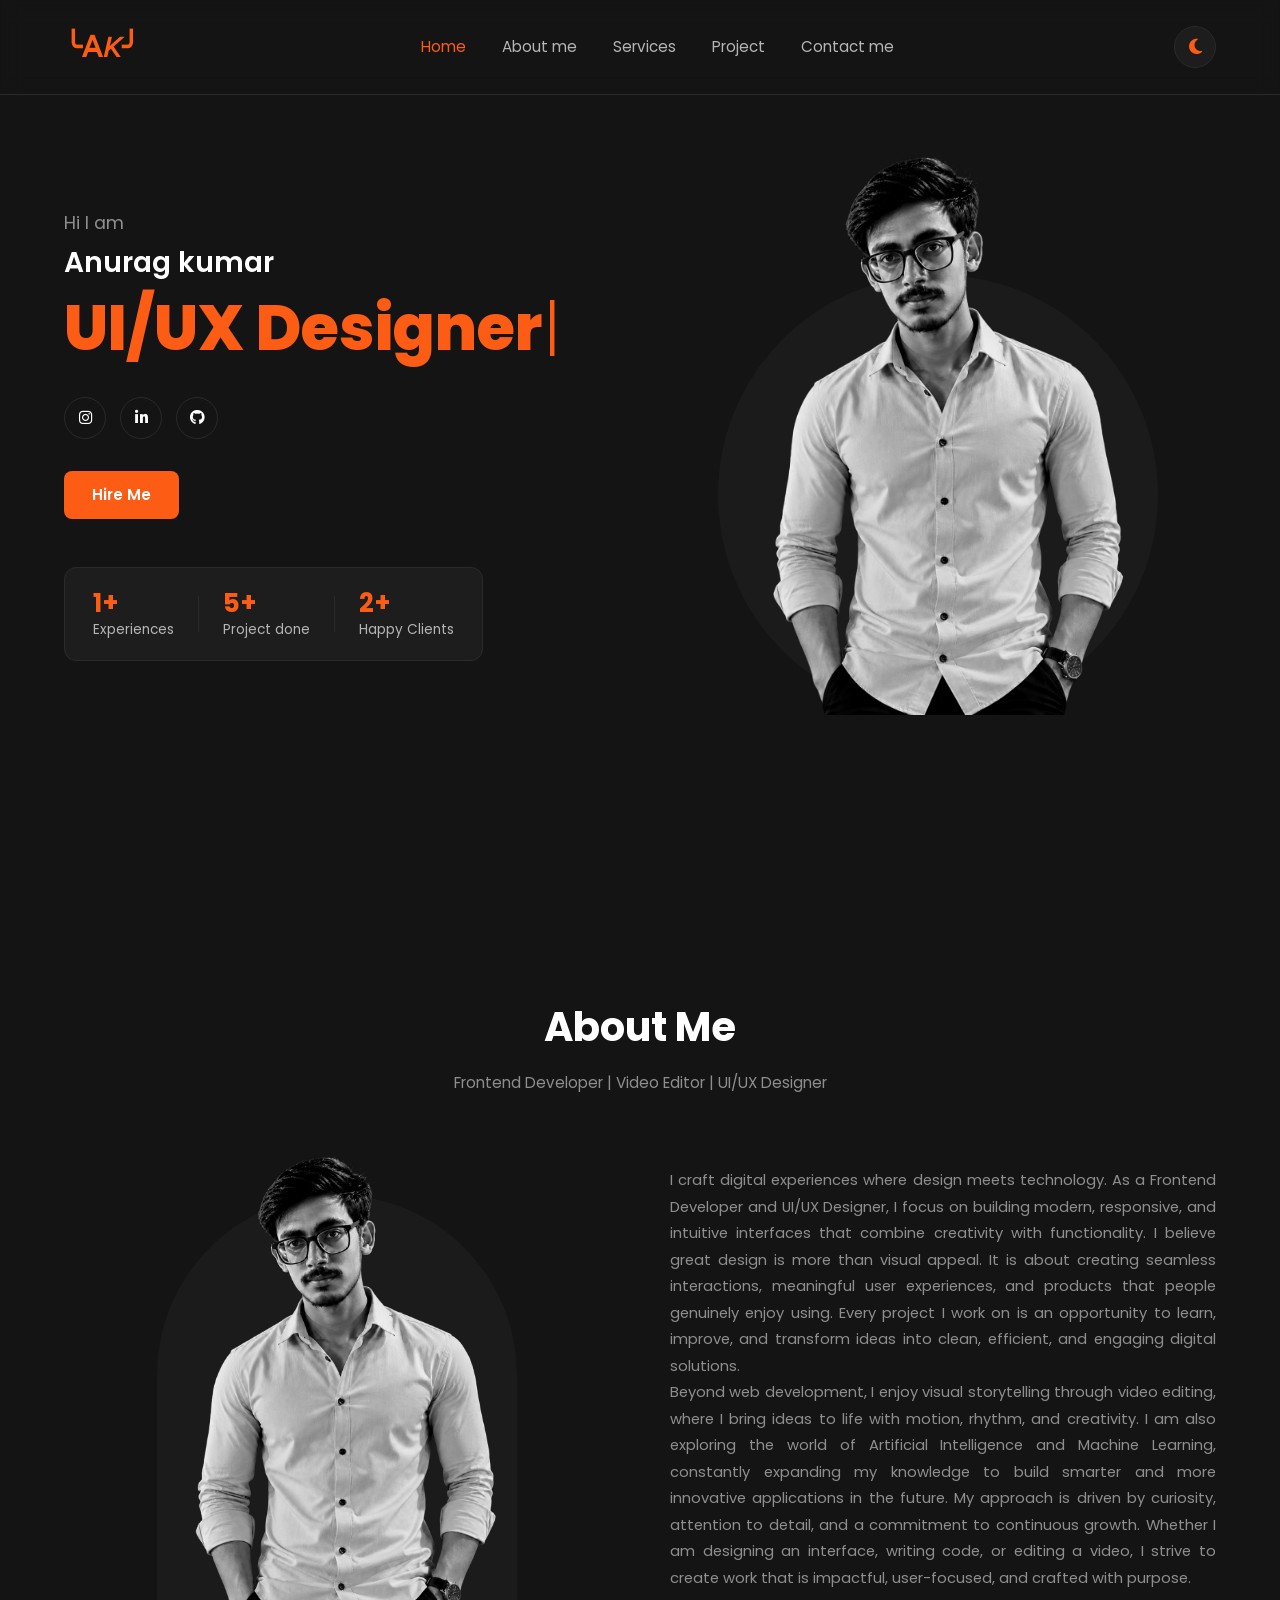
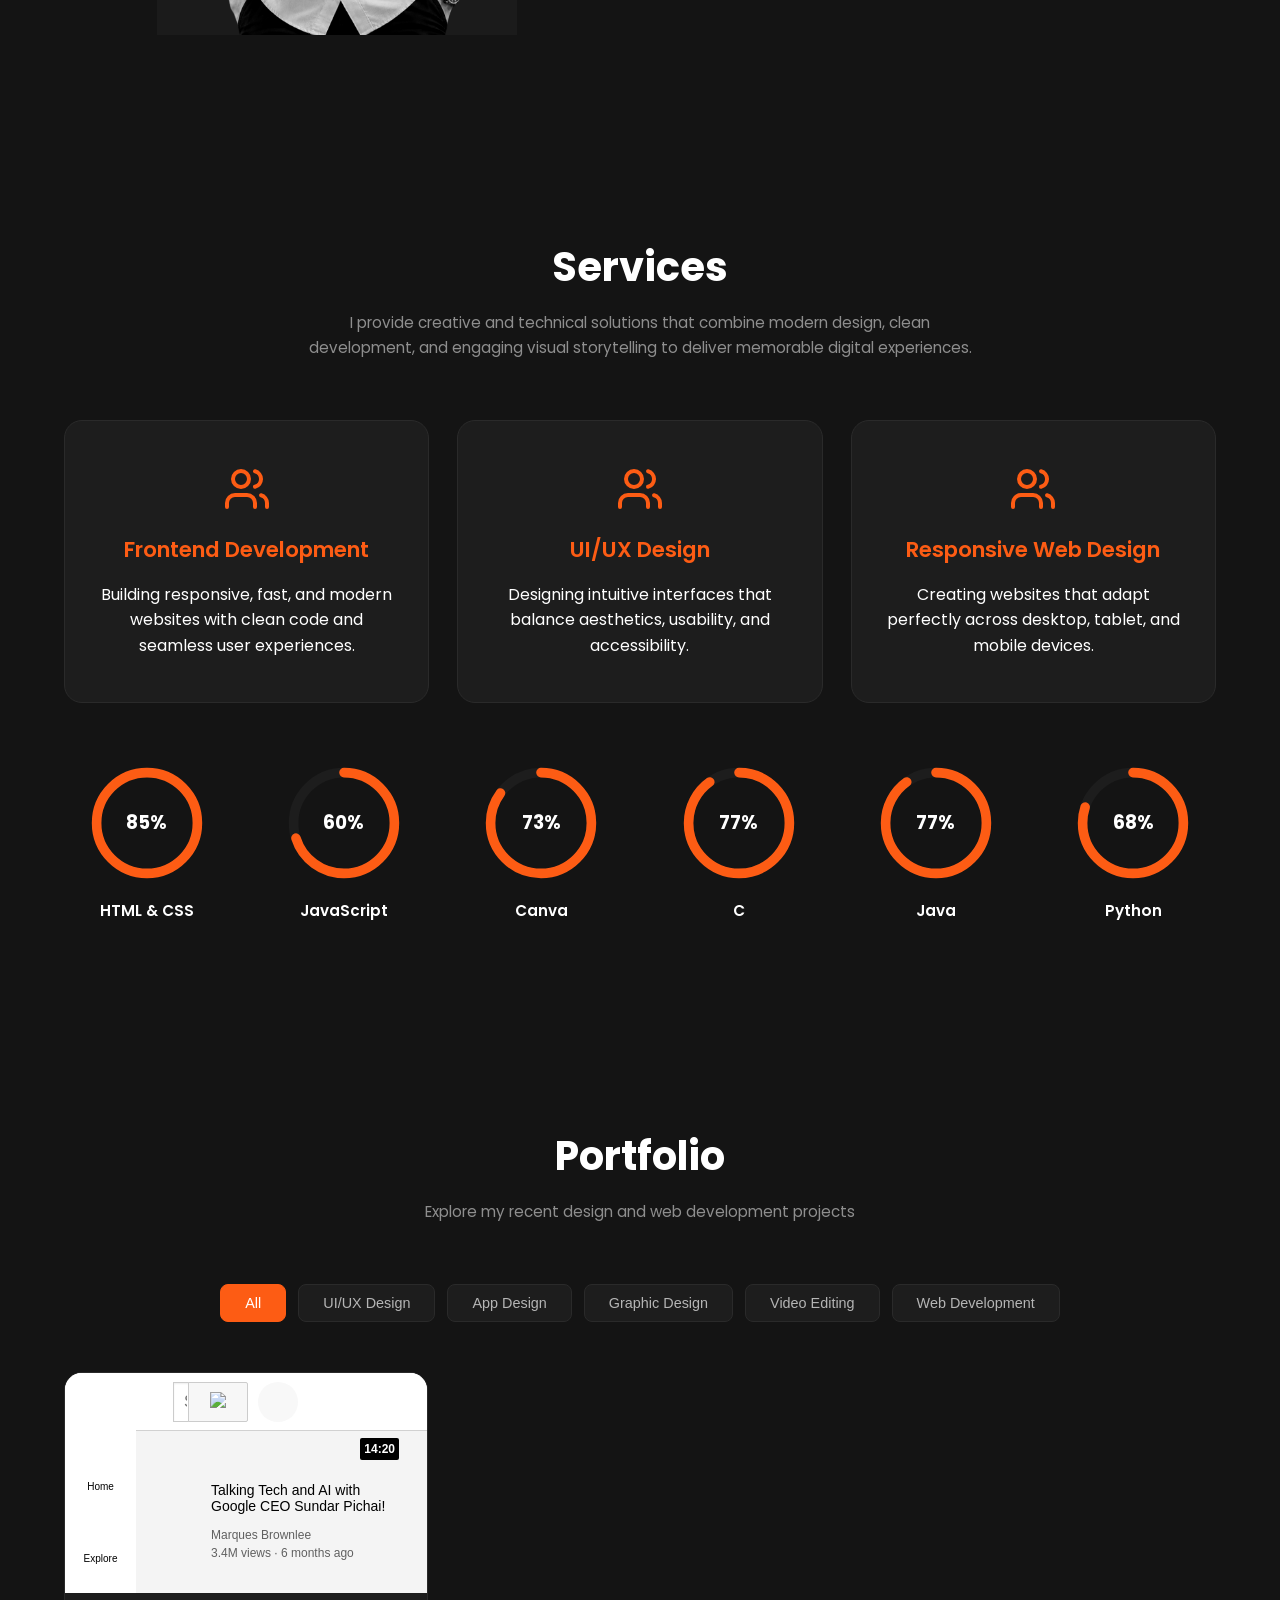
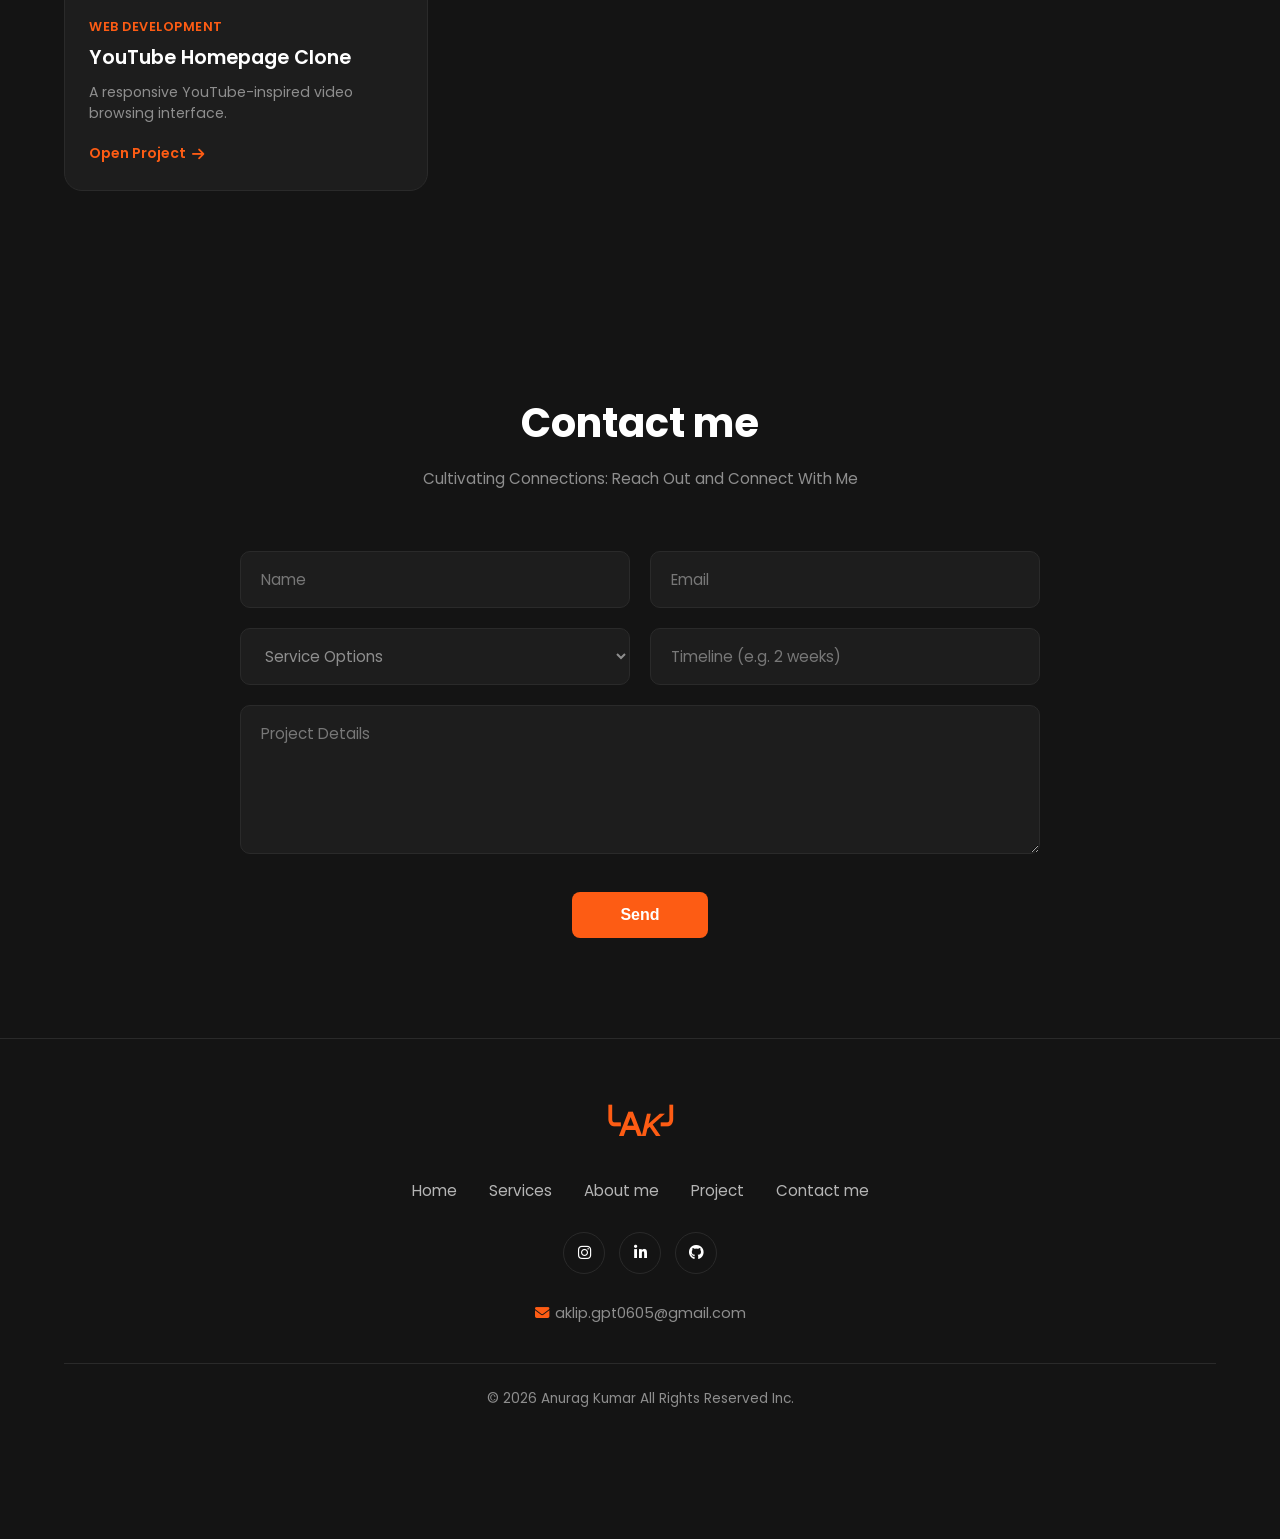
<file: index.html>
<!DOCTYPE html>
<html lang="en">

<head class="darkmode">
    <meta charset="UTF-8">
    <meta name="viewport" content="width=device-width, initial-scale=1.0">
    <title>Anurag Kumar - Portfolio</title>
    <link rel="preconnect" href="https://fonts.googleapis.com">
    <link rel="preconnect" href="https://fonts.gstatic.com" crossorigin>
    <link rel="icon" type="image/png" href="/ak.jpg" sizes="40x40"  >

    <link href="https://fonts.googleapis.com/css2?family=Poppins:wght@300;400;500;600;700;800&display=swap"rel="stylesheet">
    <link rel="stylesheet" href="https://cdnjs.cloudflare.com/ajax/libs/font-awesome/6.5.1/css/all.min.css">
    <link rel="stylesheet" href="style.css">

</head>

<body>
    <!-- Header -->
    <header class="header">
        <div class="container nav-container">
            <div class="nav-left">
                <button id="menu-toggle" class="hamburger-btn" aria-label="Toggle navigation menu">
                    <i class="fa-solid fa-bars"></i>
                </button>
                <a href="index.html" target="_blank" class="logo">╰𝖠𝘒╯</a>
            </div>
            <nav class="navbar">
                <ul class="nav-menu" id="nav-menu">
                    <li class="nav-item"><a href="#home" class="nav-link active">Home</a></li>
                    <li class="nav-item"><a href="#about" class="nav-link">About me</a></li>
                    <li class="nav-item"><a href="#services" class="nav-link">Services</a></li>
                    <li class="nav-item"><a href="#project" class="nav-link">Project</a></li>
                    <li class="nav-item"><a href="#contact" class="nav-link">Contact me</a></li>
                </ul>
            </nav>
            <div class="nav-actions">
                <!-- hire me button baad mai use karenge -->
                <!-- <a href="#contact" class="btn btn-primary nav-btn">Hire Me</a> -->
                <button id="theme-toggle" class="theme-toggle-btn" aria-label="Toggle Dark/Light Mode">
                    <i class="fa-solid fa-moon"></i>
                </button>
            </div>
        </div>
    </header>

    <!-- Hero Section -->
    <section id="home" class="hero">
        <div class="container hero-container">
            <div class="hero-content">
                <span class="greeting">Hi I am</span>
                <h2 class="hero-name">Anurag kumar</h2>
                <h1 class="hero-title"><span id="typewriter-text"></span><span class="type-cursor">|</span></h1>
                <!-- Social Media Links -->

                <div class="social-links">
                    <a target="_blank" href="https://www.instagram.com/theakcoder?igsi=MTZqYnJ1aGtjd3Nxcw=="
                        class="social-icon" aria-label="Instagram"><i class="fa-brands fa-instagram"></i></a>
                    <a target="_blank" href="https://www.linkedin.com/in/anurag-kumar-716162366/" class="social-icon"
                        aria-label="LinkedIn"><i class="fa-brands fa-linkedin-in"></i></a>
                    <a target="_blank" href="https://github.com/anurag0605-ak" class="social-icon"
                        aria-label="Github"><i class="fa-brands fa-github"></i></a>
                    <!-- <a href="#" class="social-icon" aria-label="Behance"><i class="fa-brands fa-behance"></i></a> -->
                </div>

                <!-- CTA Buttons -->
                <div class="hero-buttons">

                    <a href="#contact" class="btn btn-primary">Hire Me</a>

                    <!-- dowload cv thoda or skill ho jayega tab set karenge -->
                    <!-- <a href="#" class="btn btn-outline">Downlead CV</a> -->

                </div>

                <!-- Stats Card -->
                <div class="stats-card">

                    <div class="stat-item">
                        <span class="stat-number">1+</span>
                        <span class="stat-label">Experiences</span>
                    </div>
                    <div class="stat-divider"></div>

                    <div class="stat-item">
                        <span class="stat-number">5+</span>
                        <span class="stat-label">Project done</span>
                    </div>
                    <div class="stat-divider"></div>

                    <div class="stat-item">
                        <span class="stat-number">2+</span>
                        <span class="stat-label">Happy Clients</span>
                    </div>
                </div>
            </div>
            <div class="hero-image-wrapper">
                <div class="hero-circle-bg"></div>
                <img src="hero-main.png" alt="Anurag kumar" class="hero-img">
            </div>
        </div>
    </section>

    <!-- About Me Section -->
    <section id="about" class="about-section">
        <div class="container">
            <div class="section-header">
                <h2 class="section-title">About Me</h2>
                <p class="section-subtitle">Frontend Developer | Video Editor | UI/UX Designer </p>
            </div>
            <div class="about-grid">
                <div class="about-image-wrapper">
                    <div class="about-arch-bg"></div>
                    <img src="hero-main.png" alt="About Anurag kumar" class="about-img">
                </div>
                <div class="about-content">
                    <p class="about-text">
                        I craft digital experiences where design meets technology. As a Frontend Developer and UI/UX
                        Designer, I focus on building modern, responsive, and intuitive interfaces that combine
                        creativity with functionality. I believe great design is more than visual appeal. It is about
                        creating seamless interactions, meaningful user experiences, and products that people genuinely
                        enjoy using. Every project I work on is an opportunity to learn, improve, and transform ideas
                        into clean, efficient, and engaging digital solutions.
                        <br>
                        Beyond web development, I enjoy visual storytelling through video editing, where I bring ideas
                        to life with motion, rhythm, and creativity. I am also exploring the world of Artificial
                        Intelligence and Machine Learning, constantly expanding my knowledge to build smarter and more
                        innovative applications in the future. My approach is driven by curiosity, attention to detail,
                        and a commitment to continuous growth. Whether I am designing an interface, writing code, or
                        editing a video, I strive to create work that is impactful, user-focused, and crafted with
                        purpose.

                    </p>
                    <!-- <a href="#" class="btn btn-primary download-btn">
                        <i class="fa-solid fa-download"></i> Download CV
                    </a> -->
                </div>
            </div>
        </div>
    </section>
    <!-- Services Section -->
    <section id="services" class="services-section">
        <div class="container">
            <div class="section-header">
                <h2 class="section-title">Services</h2>
                <p class="section-subtitle">I provide creative and technical solutions that combine modern design, clean
                    development, and engaging visual storytelling to deliver memorable digital experiences.</p>
            </div>
            <div class="services-grid" aria-label="Services carousel">
                <div class="services-track">
                    <!-- Service Card 1 -->
                    <div class="service-card">
                        <div class="service-icon">
                            <svg width="48" height="48" viewBox="0 0 24 24" fill="none" stroke="currentColor"
                                stroke-width="2" stroke-linecap="round" stroke-linejoin="round">
                                <path d="M16 21v-2a4 4 0 0 0-4-4H6a4 4 0 0 0-4 4v2"></path>
                                <circle cx="9" cy="7" r="4"></circle>
                                <path d="M22 21v-2a4 4 0 0 0-3-3.87"></path>
                                <path d="M16 3.13a4 4 0 0 1 0 7.75"></path>
                            </svg>
                        </div>
                        <h3 class="service-title">Frontend Development</h3>
                        <p class="service-desc">Building responsive, fast, and modern websites with clean code and
                            seamless user experiences.</p>
                    </div>
                    <!-- Service Card 2 -->
                    <div class="service-card">
                        <div class="service-icon">
                            <svg width="48" height="48" viewBox="0 0 24 24" fill="none" stroke="currentColor"
                                stroke-width="2" stroke-linecap="round" stroke-linejoin="round">
                                <path d="M16 21v-2a4 4 0 0 0-4-4H6a4 4 0 0 0-4 4v2"></path>
                                <circle cx="9" cy="7" r="4"></circle>
                                <path d="M22 21v-2a4 4 0 0 0-3-3.87"></path>
                                <path d="M16 3.13a4 4 0 0 1 0 7.75"></path>
                            </svg>
                        </div>
                        <h3 class="service-title">UI/UX Design</h3>
                        <p class="service-desc">Designing intuitive interfaces that balance aesthetics, usability, and
                            accessibility.</p>
                    </div>
                    <!-- Service Card 3 -->
                    <div class="service-card">
                        <div class="service-icon">
                            <svg width="48" height="48" viewBox="0 0 24 24" fill="none" stroke="currentColor"
                                stroke-width="2" stroke-linecap="round" stroke-linejoin="round">
                                <path d="M16 21v-2a4 4 0 0 0-4-4H6a4 4 0 0 0-4 4v2"></path>
                                <circle cx="9" cy="7" r="4"></circle>
                                <path d="M22 21v-2a4 4 0 0 0-3-3.87"></path>
                                <path d="M16 3.13a4 4 0 0 1 0 7.75"></path>
                            </svg>
                        </div>
                        <h3 class="service-title">Responsive Web Design</h3>
                        <p class="service-desc">Creating websites that adapt perfectly across desktop, tablet, and
                            mobile devices.</p>
                    </div>
                </div>
            </div>
            <div class="services-controls" aria-label="Services carousel controls">
                <button class="services-arrow services-arrow-prev" type="button" aria-label="Previous service">
                    <i class="fa-solid fa-chevron-left" aria-hidden="true"></i>
                </button>
                <div class="services-dots"></div>
                <button class="services-arrow services-arrow-next" type="button" aria-label="Next service">
                    <i class="fa-solid fa-chevron-right" aria-hidden="true"></i>
                </button>
            </div>
        </div>
        <!-- Skills Section (Circular Gauges) -->
        <section id="skills" class="skills-section">
            <div class="container">
                <div class="skills-carousel" aria-label="Skills carousel">
                    <div class="skills-grid" id="skills-grid">
                        <!-- Dynamic skills will render here via JavaScript -->
                    </div>
                </div>
                <div class="skills-controls" aria-label="Skills carousel controls">
                    <button class="skills-arrow skills-arrow-prev" type="button" aria-label="Previous skill">
                        <i class="fa-solid fa-chevron-left" aria-hidden="true"></i>
                    </button>
                    <div class="skills-dots"></div>
                    <button class="skills-arrow skills-arrow-next" type="button" aria-label="Next skill">
                        <i class="fa-solid fa-chevron-right" aria-hidden="true"></i>
                    </button>
                </div>
            </div>
        </section>
        <!-- Project Section -->
        <section id="project" class="portfolio-section">
            <div class="container">
                <div class="section-header">
                    <h2 class="section-title">Portfolio</h2>
                    <p class="section-subtitle">Explore my recent design and web development projects</p>
                </div>
                <!-- Filter Buttons -->
                <div class="portfolio-filters">
                    <button class="filter-btn active" data-filter="all">All</button>
                    <button class="filter-btn" data-filter="uiux">UI/UX Design</button>
                    <button class="filter-btn" data-filter="app">App Design</button>
                    <button class="filter-btn" data-filter="graphic">Graphic Design</button>
                    <button class="filter-btn" data-filter="video">Video Editing</button>
                    <button class="filter-btn" data-filter="web">Web Development</button>
                </div>
                <!-- Project Grid -->
                <div class="project-grid" aria-label="Portfolio carousel">
                    <div class="project-track">
                        <!-- Project 1 -->
                        <div class="project-card" data-category="web">
                            <div class="project-preview youtube-preview">
                                <iframe src="Project/youtube-clone/youtube.html"
                                    title="Live preview of the YouTube clone project" loading="lazy" tabindex="-1"
                                    aria-hidden="true">
                                </iframe>
                            </div>
                            <div class="project-info">
                                <span class="project-category">Web Development</span>
                                <h3 class="project-title">YouTube Homepage Clone</h3>
                                <p class="project-desc">A responsive YouTube-inspired video browsing interface.</p>
                                <a href="Project/youtube-clone/youtube.html" class="project-link" target="_blank"
                                    rel="noopener noreferrer">Open Project <i class="fa-solid fa-arrow-right"></i></a>
                            </div>
                        </div>

                    </div>
                </div>
                <div class="project-controls" aria-label="Portfolio carousel controls">
                    <button class="project-arrow project-arrow-prev" type="button" aria-label="Previous project">
                        <i class="fa-solid fa-chevron-left" aria-hidden="true"></i>
                    </button>
                    <div class="project-dots"></div>
                    <button class="project-arrow project-arrow-next" type="button" aria-label="Next project">
                        <i class="fa-solid fa-chevron-right" aria-hidden="true"></i>
                    </button>
                </div>
        </section>

        <!-- Contact Me Section -->


        <section id="contact" class="contact-section">
            <div class="container">

                <div class="section-header">
                    <h2 class="section-title">Contact me</h2>
                    <p class="section-subtitle">
                        Cultivating Connections: Reach Out and Connect With Me
                    </p>
                </div>

                <form class="contact-form" action="https://formspree.io/f/mwlpanwb" method="POST" id="contact-form">

                    <div class="form-row">

                        <div class="form-group">
                            <input type="text" id="contact-name" name="name" class="form-input" placeholder="Name"
                                required>
                        </div>

                        <div class="form-group">
                            <input type="email" id="contact-email" name="email" class="form-input" placeholder="Email"
                                required>
                        </div>

                    </div>


                    <div class="form-row">

                        <div class="form-group">
                            <select id="contact-service" name="service" class="form-input form-select" required>
                                <option value="" disabled selected>
                                    Service Options
                                </option>

                                <option value="app-design">App Design</option>
                                <option value="uiux-design">UI/UX Design</option>
                                <option value="graphic-design">Graphic Design</option>
                                <option value="video-editing">Video Editing</option>
                            </select>
                        </div>

                        <div class="form-group">
                            <input type="text" id="contact-timeline" name="timeline" class="form-input"
                                placeholder="Timeline (e.g. 2 weeks)">
                        </div>

                    </div>


                    <div class="form-group full-width">
                        <textarea id="contact-details" name="project_details" class="form-input form-textarea" rows="5"
                            placeholder="Project Details" required></textarea>
                    </div>


                    <div class="form-submit">
                        <button type="submit" class="btn btn-primary submit-btn">
                            Send
                        </button>
                    </div>

                </form>

            </div>
        </section>



        <!-- Footer Section -->
        <footer class="footer">
            <div class="container footer-container">
                <a href="#" class="footer-logo">╰𝖠𝘒╯</a>
                <ul class="footer-nav">
                    <li><a href="#home" class="footer-link">Home</a></li>
                    <li><a href="#services" class="footer-link">Services</a></li>
                    <li><a href="#about" class="footer-link">About me</a></li>
                    <li><a href="#project" class="footer-link">Project</a></li>
                    <li><a href="#contact" class="footer-link">Contact me</a></li>
                </ul>
                <div class="social-links footer-socials">
                    <a target="_blank" href="https://www.instagram.com/theakcoder?igsi=MTZqYnJ1aGtjd3Nxcw=="
                        class="social-icon" aria-label="Instagram"><i class="fa-brands fa-instagram"></i></a>
                    <a target="_blank" href="https://www.linkedin.com/in/anurag-kumar-716162366/" class="social-icon"
                        aria-label="LinkedIn"><i class="fa-brands fa-linkedin-in"></i></a>
                    <a target="_blank" href="https://github.com/anurag0605-ak" class="social-icon"
                        aria-label="github"><i class="fa-brands fa-github"></i></a>

                </div>
                <div class="footer-contact-info">
                    <p><i class="fa-solid fa-envelope"></i>aklip.gpt0605@gmail.com</p>
                    <!-- <p><i class="fa-solid fa-phone"></i> +91 987 650 605</p> -->
                </div>
                <div class="footer-copyright">
                    <p>&copy; 2026 Anurag Kumar All Rights Reserved Inc.</p>
                </div>
            </div>

        </footer>


        <!-- JavaScript -->
        <script src="script.js"> </script>
</body>

</html>
</file>
<file: style.css>
:root {
    --bg-main: #141414;
    --bg-card: #1d1d1d;
    --bg-circle: #1b1b1b;
    --primary-orange: #FD5C14;
    --primary-orange-hover: #e04b06;
    --text-white: #ffffff;
    --text-muted: #8e8e8e;
    --text-light-grey: #b5b5b5;
    --border-dark: #2a2a2a;
    --header-bg: rgba(20, 20, 20, 0.85); 
    --social-border: #2a2a2a;             
    --font-family: 'Poppins', sans-serif;
    --transition: all 0.3s ease;
}
/* --- Global Reset & Base --- */
* {
    margin: 0;
    padding: 0;
    box-sizing: border-box;
}
html {
    scroll-behavior: smooth;
    font-size: 16px;
}
body {
    background-color: var(--bg-main);
    color: var(--text-white);
    font-family: var(--font-family);
    line-height: 1.6;
    overflow-x: hidden;
}
a {
    text-decoration: none;
    color: inherit;
    transition: var(--transition);
}
ul {
    list-style: none;
}
img {
    max-width: 100%;
    height: auto;
    display: block;
}


/* --- Container --- */
.container {
    max-width: 1200px;
    margin: 0 auto;
    padding: 0 24px;
}
/* --- Buttons --- */

.btn {
    display: inline-flex;
    align-items: center;
    justify-content: center;
    gap: 10px;
    padding: 12px 28px;
    font-size: 0.95rem;
    font-weight: 600;
    border-radius: 8px;
    cursor: pointer;
    border: none;
    transition: var(--transition);
    white-space: nowrap;
}
.btn-primary {
    background-color: var(--primary-orange);
    color: var(--text-white);
}
.btn-primary:hover {
    background-color: var(--primary-orange-hover);
    transform: translateY(-2px);
    box-shadow: 0 8px 20px rgba(253, 92, 20, 0.3);
}
.btn-outline {
    background-color: rgba(255, 255, 255, 0.03);
    color: var(--text-light-grey);
    border: 1px solid var(--border-dark);
}
.btn-outline:hover {
    border-color: var(--primary-orange);
    color: var(--primary-orange);
    transform: translateY(-2px);
}

/* --- Navbar --- */
.header {
    padding: 24px 0;
    position: sticky;
    top: 0;
    z-index: 100;
    background-color: var(--header-bg);
    backdrop-filter: blur(10px);
    border-bottom: 1px solid var(--border-dark);
}
.nav-container {
    display: flex;
    align-items: center;
    justify-content: space-between;
}
.nav-left {
    display: flex;
    align-items: center;
    gap: 16px;
}
.hamburger-btn {
    display: none;
    align-items: center;
    justify-content: center;
    width: 40px;
    height: 40px;
    background-color: var(--bg-card);
    border: 1px solid var(--border-dark);
    border-radius: 8px;
    color: var(--text-white);
    font-size: 1.2rem;
    cursor: pointer;
    transition: var(--transition);
}
.hamburger-btn:hover {
    color: var(--primary-orange);
    border-color: var(--primary-orange);
}
.logo {
    font-size: 1.8rem;
    font-weight: 800;
    color: var(--primary-orange);
    letter-spacing: 1px;
}
.nav-menu {
    display: flex;
    align-items: center;
    gap: 36px;
}
.nav-link {
    font-size: 0.95rem;
    color: var(--text-light-grey);
    font-weight: 400;
}
.nav-link:hover,
.nav-link.active {
    color: var(--primary-orange);
}
.nav-actions {
    display: flex;
    align-items: center;
    gap: 14px;
}
.nav-btn {
    padding: 10px 24px;
    border-radius: 6px;
}
.theme-toggle-btn {
    width: 42px;
    height: 42px;
    border-radius: 50%;
    background-color: var(--bg-card);
    border: 1px solid var(--border-dark);
    color: var(--primary-orange);
    font-size: 1.1rem;
    cursor: pointer;
    display: flex;
    align-items: center;
    justify-content: center;
    transition: var(--transition);
}
.theme-toggle-btn:hover {
    transform: rotate(20deg) scale(1.05);
    border-color: var(--primary-orange);
    box-shadow: 0 4px 12px rgba(253, 92, 20, 0.25);
}

/* --- Hero Section --- */
.hero {
    padding: 60px 0 100px;
    position: relative;
}
.hero-container {
    display: grid;
    grid-template-columns: 1fr 1fr;
    align-items: center;
    gap: 40px;
}
.hero-content {
    display: flex;
    flex-direction: column;
}
.greeting {
    font-size: 1.1rem;
    color: var(--text-muted);
    font-weight: 400;
    margin-bottom: 4px;
}
.hero-name {
    font-size: 1.75rem;
    font-weight: 600;
    color: var(--text-white);
    margin-bottom: 8px;
}
.hero-title {
    
    font-size: 3.9rem;
    font-weight: 800;
    color: var(--primary-orange);
    line-height: 1.1;
    margin-bottom: 28px;
    min-height: 1.2em;
}
/* Typewriter blinking cursor */
.type-cursor {
    display: inline-block;
    color: var(--primary-orange);
    font-weight: 300;
    animation: blink-cursor 0.75s step-end infinite;
    margin-left: 2px;
}
@keyframes blink-cursor {
    0%, 100% { opacity: 1; }
    50%       { opacity: 0; }
}
/* Social Links */
.social-links {
    display: flex;
    align-items: center;
    gap: 14px;
    margin-bottom: 32px;
}
.social-icon {
    width: 42px;
    height: 42px;
    border-radius: 50%;
    border: 1px solid var(--social-border);
    display: flex;
    align-items: center;
    justify-content: center;
    color: var(--text-white);
    font-size: 0.95rem;
    transition: var(--transition);
}
.social-icon:hover {
    background-color: var(--primary-orange);
    border-color: var(--primary-orange);
    transform: translateY(-3px);
}
/* Hero Buttons */
.hero-buttons {
    display: flex;
    align-items: center;
    gap: 18px;
    margin-bottom: 48px;
}
/* Stats Card */
.stats-card {
    background-color: var(--bg-card);
    border-radius: 12px;
    padding: 20px 28px;
    display: inline-flex;
    align-items: center;
    gap: 24px;
    width: fit-content;
    border: 1px solid var(--border-dark);
}
.stat-item {
    display: flex;
    flex-direction: column;
}
.stat-number {
    font-size: 1.6rem;
    font-weight: 700;
    color: var(--primary-orange);
    line-height: 1.2;
}
.stat-label {
    font-size: 0.85rem;
    color: var(--text-light-grey);
    font-weight: 400;
}
.stat-divider {
    width: 1px;
    height: 36px;
    background-color: var(--border-dark);
}
/* Hero Image Right */
.hero-image-wrapper {
    position: relative;
    display: flex;
    justify-content: center;
    align-items: flex-end;
    min-height: 480px;
}
.hero-circle-bg {
    position: absolute;
    width: 440px;
    height: 440px;
    border-radius: 50%;
    background-color: var(--bg-circle);
    bottom: 0;
    z-index: 1;
}
.hero-img {
    position: relative;
    z-index: 2;
    max-height: 560px;
    object-fit: contain;
    filter: grayscale(100%) contrast(1.05);
}
/* --- Section Common Header --- */
.section-header {
    text-align: center;
    max-width: 680px;
    margin: 0 auto 60px;
}
.section-title {
    font-size: 2.5rem;
    font-weight: 700;
    color: var(--text-white);
    margin-bottom: 12px;
}
.section-subtitle {
    font-size: 0.95rem;
    color: var(--text-muted);
    line-height: 1.6;
}

/* --- About Me Section --- */
.about-section {
    margin-top: 80px;
    padding: 100px 0;
    background-color: var(--bg-main);
}
.about-grid {
    display: grid;
    grid-template-columns: 1fr 1fr;
    gap: 60px;
    align-items: center;
}
.about-image-wrapper {
    position: relative;
    display: flex;
    justify-content: center;
    align-items: flex-end;
    min-height: 460px;
}
.about-arch-bg {
    position: absolute;
    width: 360px;
    height: 440px;
    border-radius: 180px 180px 0 0;
    background-color: var(--bg-circle);
    bottom: 0;
    z-index: 1;
}
.about-img {
    position: relative;
    z-index: 2;
    max-height: 480px;
    object-fit: contain;
    filter: grayscale(100%) contrast(1.05);
}
.about-content {
    display: flex;
    flex-direction: column;
    align-items: flex-start;
}
.about-text {
    font-size: 0.92rem;
    color: var(--text-muted);
    line-height: 1.8;
    margin-bottom: 32px;
    text-align: justify;
}
.download-btn {
    border-radius: 8px;
}
/* --- Services Section --- */
.services-section {
    padding: 100px 0;
    background-color: var(--bg-main);
}
.services-grid {
    display: grid;
    grid-template-columns: repeat(3, 1fr);
    gap: 28px;
}
.service-card {
    background-color: var(--bg-card);
    border-radius: 18px;
    padding: 44px 30px;
    text-align: center;
    border: 1px solid var(--border-dark);
    transition: var(--transition);
    display: flex;
    flex-direction: column;
    align-items: center;
}
.service-card:hover {
    transform: translateY(-8px);
    border-color: rgba(253, 92, 20, 0.4);
    box-shadow: 0 12px 30px rgba(0, 0, 0, 0.3);
}
.service-icon {
    color: var(--primary-orange);
    margin-bottom: 20px;
    display: flex;
    align-items: center;
    justify-content: center;
}
.service-title {
    font-size: 1.35rem;
    font-weight: 600;
    color: var(--primary-orange);
    margin-bottom: 14px;
}
/* --- Skills Section (Circular Gauges) --- */
.skills-section {
    padding: 60px 0 100px;
    background-color: var(--bg-main);
}
.skills-grid {
    display: flex;
    justify-content: space-around;
    align-items: center;
    flex-wrap: wrap;
    gap: 32px;
}
.skill-card {
    display: flex;
    flex-direction: column;
    align-items: center;
    gap: 16px;
}
.progress-ring {
    position: relative;
    width: 120px;
    height: 120px;
}
.progress-svg {
    width: 100%;
    height: 100%;
    transform: rotate(-90deg);
}
.progress-bg {
    fill: none;
    stroke: var(--bg-card);
    stroke-width: 8;
}
.progress-bar {
    fill: none;
    stroke: var(--primary-orange);
    stroke-width: 8;
    stroke-linecap: round;
    stroke-dasharray: 264;
    transition: stroke-dashoffset 1s ease-in-out;
}
.skill-percentage {
    position: absolute;
    top: 50%;
    left: 50%;
    transform: translate(-50%, -50%);
    font-size: 1.15rem;
    font-weight: 700;
    color: var(--text-white);
}
.skill-name {
    font-size: 0.95rem;
    font-weight: 600;
    color: var(--text-white);
}

/* --- Services Section --- */
.services-section {
    padding: 100px 0;
    background-color: var(--bg-main);
}
.services-grid {
    display: grid;
    grid-template-columns: repeat(3, 1fr);
    gap: 28px;
}
.services-track {
    display: contents;
}
.service-card {
    background-color: var(--bg-card);
    border-radius: 18px;
    padding: 44px 30px;
    text-align: center;
    border: 1px solid var(--border-dark);
    transition: var(--transition);
    display: flex;
    flex-direction: column;
    align-items: center;
}
.service-card:hover {
    transform: translateY(-8px);
    border-color: rgba(253, 92, 20, 0.4);
    box-shadow: 0 12px 30px rgba(0, 0, 0, 0.3);
}
.service-icon {
    color: var(--primary-orange);
    margin-bottom: 20px;
    display: flex;
    align-items: center;
    justify-content: center;
}
.service-title {
    font-size: 1.35rem;
    font-weight: 600;
    color: var(--primary-orange);
    margin-bottom: 14px;
}
.services-controls {
    display: none;
}
/* --- Skills Section (Circular Gauges) --- */
.skills-section {
    padding: 60px 0 100px;
    background-color: var(--bg-main);
}
.skills-grid {
    display: flex;
    justify-content: space-around;
    align-items: center;
    flex-wrap: wrap;
    gap: 32px;
}
.skills-controls {
    display: none;
}
.skill-card {
    display: flex;
    flex-direction: column;
    align-items: center;
    gap: 16px;
}
.progress-ring {
    position: relative;
    width: 120px;
    height: 120px;
}
.progress-svg {
    width: 100%;
    height: 100%;
    transform: rotate(-90deg);
}
.progress-bg {
    fill: none;
    stroke: var(--bg-card);
    stroke-width: 8;
}
.progress-bar {
    fill: none;
    stroke: var(--primary-orange);
    stroke-width: 8;
    stroke-linecap: round;
    stroke-dasharray: 264;
    transition: stroke-dashoffset 1s ease-in-out;
}
.skill-percentage {
    position: absolute;
    top: 50%;
    left: 50%;
    transform: translate(-50%, -50%);
    font-size: 1.15rem;
    font-weight: 700;
    color: var(--text-white);
}
.skill-name {
    font-size: 0.95rem;
    font-weight: 600;
    color: var(--text-white);
}

/* --- Portfolio / Project Section --- */
.portfolio-section {
    padding: 100px 0;
    background-color: var(--bg-main);
}
.portfolio-filters {
    display: flex;
    align-items: center;
    justify-content: center;
    flex-wrap: wrap;
    gap: 12px;
    margin-bottom: 50px;
}
.filter-btn {
    padding: 10px 24px;
    border-radius: 8px;
    font-size: 0.9rem;
    font-weight: 500;
    background-color: var(--bg-card);
    color: var(--text-light-grey);
    border: 1px solid var(--border-dark);
    cursor: pointer;
    transition: var(--transition);
}
.filter-btn:hover,
.filter-btn.active {
    background-color: var(--primary-orange);
    color: #ffffff;
    border-color: var(--primary-orange);
}
.project-grid {
    display: grid;
    grid-template-columns: repeat(3, 1fr);
    justify-content: center;
    gap: 30px;
}
.project-track {
    display: contents;
}
.project-controls {
    display: none;
}
.project-card {
    background-color: var(--bg-card);
    border-radius: 18px;
    overflow: hidden;
    border: 1px solid var(--border-dark);
    transition: var(--transition);
}
.project-card:hover {
    transform: translateY(-8px);
    border-color: rgba(253, 92, 20, 0.4);
    box-shadow: 0 12px 30px rgba(0, 0, 0, 0.3);
}
.project-preview {
    height: 220px;
    position: relative;
    display: flex;
    align-items: center;
    justify-content: center;
    padding: 20px;
}
.youtube-preview {
    display: block;
    padding: 0;
    overflow: hidden;
    background-color: #f4f4f4;
}
.youtube-preview iframe {
    display: block;
    width: 100%;
    height: 100%;
    border: 0;
    pointer-events: none;
}
.preview-gradient-1 { background: linear-gradient(135deg, #1c1c1c 0%, #2b1f1a 100%); }
.preview-gradient-2 { background: linear-gradient(135deg, #1c1c1c 0%, #1f2b25 100%); }
.preview-gradient-3 { background: linear-gradient(135deg, #1c1c1c 0%, #201f2b 100%); }
.preview-gradient-4 { background: linear-gradient(135deg, #2b1f1f 0%, #1c1c1c 100%); }
.preview-gradient-5 { background: linear-gradient(135deg, #28201a 0%, #1c1c1c 100%); }
.preview-gradient-6 { background: linear-gradient(135deg, #1f262b 0%, #1c1c1c 100%); }
.project-mockup-ui {
    width: 90%;
    height: 140px;
    background-color: #121212;
    border-radius: 10px;
    border: 1px solid #333;
    padding: 10px;
}
.mockup-header {
    display: flex;
    gap: 6px;
    margin-bottom: 12px;
}
.mockup-dot {
    width: 8px;
    height: 8px;
    border-radius: 50%;
}
.mockup-dot.red { background-color: #ff5f56; }
.mockup-dot.yellow { background-color: #ffbd2e; }
.mockup-dot.green { background-color: #27c93f; }
.mockup-body {
    display: flex;
    flex-direction: column;
    gap: 8px;
}
.mockup-line {
    height: 8px;
    background-color: #2a2a2a;
    border-radius: 4px;
    width: 80%;
}
.mockup-line.title {
    width: 40%;
    background-color: var(--primary-orange);
}
.mockup-box {
    height: 50px;
    background-color: #222;
    border-radius: 6px;
    border: 1px solid #333;
}
.project-mockup-mobile {
    width: 100px;
    height: 160px;
    background-color: #0d0d0d;
    border-radius: 16px;
    border: 2px solid #333;
    padding: 8px;
    position: relative;
}
.mobile-notch {
    width: 30px;
    height: 4px;
    background-color: #333;
    border-radius: 2px;
    margin: 0 auto 8px;
}
.mobile-screen {
    display: flex;
    flex-direction: column;
    gap: 6px;
}
.mobile-avatar {
    width: 24px;
    height: 24px;
    border-radius: 50%;
    background-color: var(--primary-orange);
}
.mobile-card {
    height: 36px;
    background-color: #222;
    border-radius: 6px;
}

.project-mockup-video {
    display: flex;
    align-items: center;
    justify-content: center;
}
.play-icon {
    font-size: 3.5rem;
    color: var(--primary-orange);
    transition: var(--transition);
}
.project-card:hover .play-icon {
    transform: scale(1.15);
}
.project-info {
    padding: 24px;
}
.project-category {
    font-size: 0.8rem;
    color: var(--primary-orange);
    font-weight: 600;
    text-transform: uppercase;
    letter-spacing: 0.5px;
    display: block;
    margin-bottom: 6px;
}
.project-title {
    font-size: 1.2rem;
    font-weight: 600;
    color: var(--text-white);
    margin-bottom: 8px;
}
.project-desc {
    font-size: 0.88rem;
    color: var(--text-muted);
    line-height: 1.5;
    margin-bottom: 16px;
}
.project-link {
    font-size: 0.88rem;
    font-weight: 600;
    color: var(--primary-orange);
    display: inline-flex;
    align-items: center;
    gap: 6px;
}
.project-link:hover {
    gap: 10px;
}
/* --- Contact Me Section --- */
.contact-section {
    padding: 100px 0;
    background-color: var(--bg-main);
}
.contact-form {
    max-width: 800px;
    margin: 0 auto;
    display: flex;
    flex-direction: column;
    gap: 20px;
}
.form-row {
    display: grid;
    grid-template-columns: 1fr 1fr;
    gap: 20px;
}
.form-group {
    width: 100%;
}
.form-group.full-width {
    grid-column: 1 / -1;
}
.form-input {
    width: 100%;
    padding: 16px 20px;
    background-color: var(--bg-card);
    border: 1px solid var(--border-dark);
    border-radius: 10px;
    color: var(--text-white);
    font-family: var(--font-family);
    font-size: 0.95rem;
    outline: none;
    transition: var(--transition);
}
.form-input:focus {
    border-color: var(--primary-orange);
    box-shadow: 0 0 0 3px rgba(253, 92, 20, 0.15);
}
.form-select {
    color: var(--text-muted);
    cursor: pointer;
}
.form-select option {
    background-color: var(--bg-card);
    color: var(--text-white);
}
.form-textarea {
    resize: vertical;
    min-height: 140px;
}
.form-submit {
    display: flex;
    justify-content: center;
    margin-top: 10px;
}
.submit-btn {
    padding: 14px 48px;
    font-size: 1rem;
}
/* --- Footer Section --- */
.footer {
    padding: 60px 0 30px;
    background-color: var(--bg-main);
    border-top: 1px solid var(--border-dark);
}
.footer-container {
    display: flex;
    flex-direction: column;
    align-items: center;
    text-align: center;
    gap: 28px;
}
.footer-logo {
    font-size: 2rem;
    font-weight: 800;
    color: var(--primary-orange);
}
.footer-nav {
    display: flex;
    align-items: center;
    gap: 32px;
    flex-wrap: wrap;
    justify-content: center;
}
.footer-link {
    font-size: 0.95rem;
    color: var(--text-light-grey);
}
.footer-link:hover {
    color: var(--primary-orange);
}
.footer-socials {
    margin-bottom: 0;
}
.footer-contact-info {
    display: flex;
    align-items: center;
    gap: 30px;
    flex-wrap: wrap;
    justify-content: center;
    font-size: 0.9rem;
    color: var(--text-muted);
}
.footer-contact-info i {
    color: var(--primary-orange);
    margin-right: 6px;
}
.footer-copyright {
    margin-top: 10px;
    padding-top: 24px;
    border-top: 1px solid var(--border-dark);
    width: 100%;
    font-size: 0.85rem;
    color: var(--text-muted);
}
/* --- Responsive Media Queries --- */
@media (max-width: 992px) {
    
    .hero-image-wrapper{
        display: none;
    }


    .hero-container,
    .about-grid {
        grid-template-columns: 1fr;
        text-align: center;
        gap: 50px;
    }
    .hero-content,
    .about-content {
        align-items: center;
    }
    .about-text {
        text-align: center;
    }
    .social-links,
    .hero-buttons {
        justify-content: center;
    }
    .services-grid,
    .project-grid {
        grid-template-columns: repeat(2, 1fr);
    }
}

@media (max-width: 900px) {
    .hamburger-btn {
        display: flex;
    }
    .navbar {
        display: block;
    }
    .nav-menu {
        display: none;
        position: fixed;
        top: 89px; /* Height of header */
        left: 0;
        width: 100%;
        background-color: var(--bg-card);
        border-bottom: 1px solid var(--border-dark);
        border-radius: 0 0 16px 16px;
        padding: 30px 24px;
        flex-direction: column;
        align-items: center;
        gap: 20px;
        box-shadow: 0 16px 32px rgba(0, 0, 0, 0.4);
        z-index: 1000;
    }
    .nav-menu.active {
        display: flex;
    }
}
@media (max-width: 768px) {
  
    .skills-grid {
        display: grid;
        grid-template-columns: repeat(auto-fit, minmax(130px, 1fr));
        justify-items: center;
        gap: 24px;
    }

    .hero-title {
        font-size: 2.8rem;
    }
    .hero-container {
        padding-bottom: 20px;
    }
    .services-grid,
    .project-grid {
        grid-template-columns: 1fr;
    }
    .services-grid {
        display: block;
        overflow: hidden;
    }
    .services-track {
        display: flex;
        gap: 0;
        transition: transform 0.45s ease;
        will-change: transform;
    }
    .services-grid .service-card {
        flex: 0 0 100%;
        min-width: 100%;
    }
    .services-controls {
        display: flex;
        align-items: center;
        justify-content: center;
        gap: 16px;
        margin-top: 24px;
    }
    .services-arrow {
        width: 36px;
        height: 36px;
        display: inline-flex;
        align-items: center;
        justify-content: center;
        border: 1px solid var(--border-dark);
        border-radius: 50%;
        background: var(--bg-card);
        color: var(--text-white);
        cursor: pointer;
        transition: var(--transition);
    }
    .services-arrow:hover,
    .services-arrow:focus-visible {
        color: var(--primary-orange);
        border-color: var(--primary-orange);
    }
    .services-dots {
        display: flex;
        align-items: center;
        gap: 8px;
    }
    .services-dot {
        width: 8px;
        height: 8px;
        padding: 0;
        border: 0;
        border-radius: 50%;
        background: var(--border-dark);
        cursor: pointer;
        transition: var(--transition);
    }
    .services-dot.active {
        width: 22px;
        border-radius: 8px;
        background: var(--primary-orange);
    }
    .skills-carousel {
        overflow: hidden;
    }
    .skills-grid {
        display: flex;
        justify-content: flex-start;
        flex-wrap: nowrap;
        gap: 0;
        transition: transform 0.45s ease;
        will-change: transform;
    }
    .skills-grid .skill-card {
        flex: 0 0 100%;
        min-width: 100%;
    }
    .skills-controls {
        display: flex;
        align-items: center;
        justify-content: center;
        gap: 16px;
        margin-top: 24px;
    }
    .skills-arrow {
        width: 36px;
        height: 36px;
        display: inline-flex;
        align-items: center;
        justify-content: center;
        border: 1px solid var(--border-dark);
        border-radius: 50%;
        background: var(--bg-card);
        color: var(--text-white);
        cursor: pointer;
        transition: var(--transition);
    }
    .skills-arrow:hover,
    .skills-arrow:focus-visible {
        color: var(--primary-orange);
        border-color: var(--primary-orange);
    }
    .skills-dots {
        display: flex;
        align-items: center;
        gap: 8px;
    }
    .skills-dot {
        width: 8px;
        height: 8px;
        padding: 0;
        border: 0;
        border-radius: 50%;
        background: var(--border-dark);
        cursor: pointer;
        transition: var(--transition);
    }
    .skills-dot.active {
        width: 22px;
        border-radius: 8px;
        background: var(--primary-orange);
    }
    .project-grid {
        display: block;
        overflow: hidden;
    }
    .project-track {
        display: flex;
        gap: 0;
        transition: transform 0.45s ease;
        will-change: transform;
    }
    .project-grid .project-card {
        flex: 0 0 100%;
        min-width: 100%;
    }
    .project-controls {
        display: flex;
        align-items: center;
        justify-content: center;
        gap: 16px;
        margin-top: 24px;
    }
    .project-arrow {
        width: 36px;
        height: 36px;
        display: inline-flex;
        align-items: center;
        justify-content: center;
        border: 1px solid var(--border-dark);
        border-radius: 50%;
        background: var(--bg-card);
        color: var(--text-white);
        cursor: pointer;
        transition: var(--transition);
    }
    .project-arrow:hover,
    .project-arrow:focus-visible {
        color: var(--primary-orange);
        border-color: var(--primary-orange);
    }
    .project-dots {
        display: flex;
        align-items: center;
        gap: 8px;
    }
    .project-dot {
        width: 8px;
        height: 8px;
        padding: 0;
        border: 0;
        border-radius: 50%;
        background: var(--border-dark);
        cursor: pointer;
        transition: var(--transition);
    }
    .project-dot.active {
        width: 22px;
        border-radius: 8px;
        background: var(--primary-orange);
    }
    .form-row {
        grid-template-columns: 1fr;
    }
    .stats-card {
        flex-direction: row;
        gap: 16px;
        width: 100%;
    }
    .stat-divider {
        width: 80%;
        height: 1px;
    }
}
@media (max-width: 480px) {
     .nav-actions {
        gap: 8px; /* Gap kam karein taaki space mile */
    }
    
    .nav-btn {
        padding: 8px 14px; /* Mobile par button ka size thoda chota karein */
        font-size: 0.85rem;
    }
    .hero-circle-bg {
        width: 280px;
        height: 280px;
    }
    .about-arch-bg {
        width: 260px;
        height: 320px;
        border-radius: 130px 130px 0 0;
    }
    .hero-image-wrapper {
        min-height: 320px;
    }
    .about-image-wrapper {
        min-height: 340px;
    }
}

/* --- Responsive Media Queries --- */
@media (max-width: 992px) {
    
    .hero-image-wrapper{
        display: none;
    }


    .hero-container,
    .about-grid {
        grid-template-columns: 1fr;
        text-align: center;
        gap: 50px;
    }
    .hero-content,
    .about-content {
        align-items: center;
    }
    .about-text {
        text-align: center;
    }
    .social-links,
    .hero-buttons {
        justify-content: center;
    }
    .services-grid,
    .project-grid {
        grid-template-columns: repeat(2, 1fr);
    }
}

@media (max-width: 900px) {
    .hamburger-btn {
        display: flex;
    }
    .navbar {
        display: block;
    }
    .nav-menu {
        display: none;
        position: fixed;
        top: 89px; /* Height of header */
        left: 0;
        width: 100%;
        background-color: var(--bg-card);
        border-bottom: 1px solid var(--border-dark);
        border-radius: 0 0 16px 16px;
        padding: 30px 24px;
        flex-direction: column;
        align-items: center;
        gap: 20px;
        box-shadow: 0 16px 32px rgba(0, 0, 0, 0.4);
        z-index: 1000;
    }
    .nav-menu.active {
        display: flex;
    }
}
@media (max-width: 768px) {
  
    .skills-grid {
        display: grid;
        grid-template-columns: repeat(auto-fit, minmax(130px, 1fr));
        justify-items: center;
        gap: 24px;
    }

    .hero-title {
        font-size: 2.8rem;
    }
    .hero-container {
        padding-bottom: 20px;
    }
    .services-grid,
    .project-grid {
        grid-template-columns: 1fr;
    }
    .services-grid {
        display: block;
        overflow: hidden;
    }
    .services-track {
        display: flex;
        gap: 0;
        transition: transform 0.45s ease;
        will-change: transform;
    }
    .services-grid .service-card {
        flex: 0 0 100%;
        min-width: 100%;
    }
    .services-controls {
        display: flex;
        align-items: center;
        justify-content: center;
        gap: 16px;
        margin-top: 24px;
    }
    .services-arrow {
        width: 36px;
        height: 36px;
        display: inline-flex;
        align-items: center;
        justify-content: center;
        border: 1px solid var(--border-dark);
        border-radius: 50%;
        background: var(--bg-card);
        color: var(--text-white);
        cursor: pointer;
        transition: var(--transition);
    }
    .services-arrow:hover,
    .services-arrow:focus-visible {
        color: var(--primary-orange);
        border-color: var(--primary-orange);
    }
    .services-dots {
        display: flex;
        align-items: center;
        gap: 8px;
    }
    .services-dot {
        width: 8px;
        height: 8px;
        padding: 0;
        border: 0;
        border-radius: 50%;
        background: var(--border-dark);
        cursor: pointer;
        transition: var(--transition);
    }
    .services-dot.active {
        width: 22px;
        border-radius: 8px;
        background: var(--primary-orange);
    }
    .skills-carousel {
        overflow: hidden;
    }
    .skills-grid {
        display: flex;
        justify-content: flex-start;
        flex-wrap: nowrap;
        gap: 0;
        transition: transform 0.45s ease;
        will-change: transform;
    }
    .skills-grid .skill-card {
        flex: 0 0 100%;
        min-width: 100%;
    }
    .skills-controls {
        display: flex;
        align-items: center;
        justify-content: center;
        gap: 16px;
        margin-top: 24px;
    }
    .skills-arrow {
        width: 36px;
        height: 36px;
        display: inline-flex;
        align-items: center;
        justify-content: center;
        border: 1px solid var(--border-dark);
        border-radius: 50%;
        background: var(--bg-card);
        color: var(--text-white);
        cursor: pointer;
        transition: var(--transition);
    }
    .skills-arrow:hover,
    .skills-arrow:focus-visible {
        color: var(--primary-orange);
        border-color: var(--primary-orange);
    }
    .skills-dots {
        display: flex;
        align-items: center;
        gap: 8px;
    }
    .skills-dot {
        width: 8px;
        height: 8px;
        padding: 0;
        border: 0;
        border-radius: 50%;
        background: var(--border-dark);
        cursor: pointer;
        transition: var(--transition);
    }
    .skills-dot.active {
        width: 22px;
        border-radius: 8px;
        background: var(--primary-orange);
    }
    .project-grid {
        display: block;
        overflow: hidden;
    }
    .project-track {
        display: flex;
        gap: 0;
        transition: transform 0.45s ease;
        will-change: transform;
    }
    .project-grid .project-card {
        flex: 0 0 100%;
        min-width: 100%;
    }
    .project-controls {
        display: flex;
        align-items: center;
        justify-content: center;
        gap: 16px;
        margin-top: 24px;
    }
    .project-arrow {
        width: 36px;
        height: 36px;
        display: inline-flex;
        align-items: center;
        justify-content: center;
        border: 1px solid var(--border-dark);
        border-radius: 50%;
        background: var(--bg-card);
        color: var(--text-white);
        cursor: pointer;
        transition: var(--transition);
    }
    .project-arrow:hover,
    .project-arrow:focus-visible {
        color: var(--primary-orange);
        border-color: var(--primary-orange);
    }
    .project-dots {
        display: flex;
        align-items: center;
        gap: 8px;
    }
    .project-dot {
        width: 8px;
        height: 8px;
        padding: 0;
        border: 0;
        border-radius: 50%;
        background: var(--border-dark);
        cursor: pointer;
        transition: var(--transition);
    }
    .project-dot.active {
        width: 22px;
        border-radius: 8px;
        background: var(--primary-orange);
    }
    .form-row {
        grid-template-columns: 1fr;
    }
    .stats-card {
        flex-direction: row;
        gap: 16px;
        width: 100%;
    }
    .stat-divider {
        width: 80%;
        height: 1px;
    }
}
@media (max-width: 480px) {
     .nav-actions {
        gap: 8px; /* Gap kam karein taaki space mile */
    }
    
    .nav-btn {
        padding: 8px 14px; /* Mobile par button ka size thoda chota karein */
        font-size: 0.85rem;
    }
    .hero-circle-bg {
        width: 280px;
        height: 280px;
    }
    .about-arch-bg {
        width: 260px;
        height: 320px;
        border-radius: 130px 130px 0 0;
    }
    .hero-image-wrapper {
        min-height: 320px;
    }
    .about-image-wrapper {
        min-height: 340px;
    }
}
/* --- Theme palettes --- */
:root,
[data-theme="dark"] {
    color-scheme: dark;
    --bg-main: #141414;
    --bg-card: #1d1d1d;
    --bg-circle: #1b1b1b;
    --primary-orange: #fd5c14;
    --primary-orange-hover: #e04b06;
    --text-white: #ffffff;
    --text-muted: #8e8e8e;
    --text-light-grey: #b5b5b5;
    --border-dark: #2a2a2a;
    --header-bg: rgba(20, 20, 20, 0.85);
    --social-border: #2a2a2a;
    --input-placeholder: #777777;
    --shadow-color: rgba(0, 0, 0, 0.3);
    --mockup-bg: #121212;
    --mockup-surface: #222222;
    --mockup-line: #2a2a2a;
    --mockup-border: #333333;
}

[data-theme="light"] {
    color-scheme: light;
    --bg-main: #f7f7f8;
    --bg-card: #ffffff;
    --bg-circle: #e9e9ec;
    --primary-orange: #e94f0b;
    --primary-orange-hover: #c83f05;
    --text-white: #171717;
    --text-muted: #5f6368;
    --text-light-grey: #45484d;
    --border-dark: #dedfe3;
    --header-bg: rgba(247, 247, 248, 0.88);
    --social-border: #cfd1d6;
    --input-placeholder: #777b82;
    --shadow-color: rgba(23, 23, 23, 0.12);
    --mockup-bg: #ffffff;
    --mockup-surface: #f4f4f5;
    --mockup-line: #e4e4e7;
    --mockup-border: #d4d4d8;
}

html,
body {
    min-height: 100%;
}

body {
    transition: background-color 0.3s ease, color 0.3s ease;
}

::selection {
    background-color: var(--primary-orange);
    color: #ffffff;
}

.btn-outline {
    background-color: transparent;
}

.service-card:hover,
.project-card:hover {
    box-shadow: 0 12px 30px var(--shadow-color);
}

.form-input::placeholder {
    color: var(--input-placeholder);
    opacity: 1;
}

/* Keep the illustrative project previews readable in both themes. */
.project-mockup-ui {
    background-color: var(--mockup-bg);
    border-color: var(--mockup-border);
}

.mockup-line {
    background-color: var(--mockup-line);
}

.mockup-box,
.mobile-card {
    background-color: var(--mockup-surface);
    border-color: var(--mockup-border);
}

.project-mockup-mobile {
    background-color: var(--mockup-bg);
    border-color: var(--mockup-border);
}

.mobile-notch {
    background-color: var(--mockup-border);
}

[data-theme="light"] .preview-gradient-1 {
    background: linear-gradient(135deg, #f0e7e2 0%, #f8f3f0 100%);
}

[data-theme="light"] .preview-gradient-2 {
    background: linear-gradient(135deg, #e6efea 0%, #f4f8f5 100%);
}

[data-theme="light"] .preview-gradient-3 {
    background: linear-gradient(135deg, #e9e7f0 0%, #f6f5f9 100%);
}

[data-theme="light"] .preview-gradient-4 {
    background: linear-gradient(135deg, #f2e6e6 0%, #f8f4f4 100%);
}

[data-theme="light"] .preview-gradient-5 {
    background: linear-gradient(135deg, #f2ebe3 0%, #faf7f3 100%);
}

[data-theme="light"] .preview-gradient-6 {
    background: linear-gradient(135deg, #e7edf0 0%, #f5f8f9 100%);
}

[data-theme="light"] .project-mockup-ui {
    background-color: #ffffff;
    border-color: #e4e4e7;
}
[data-theme="light"] .mockup-line {
    background-color: #e4e4e7;
}
[data-theme="light"] .mockup-box {
    background-color: #f4f4f5;
    border-color: #e4e4e7;
}
[data-theme="light"] .project-mockup-mobile {
    background-color: #ffffff;
    border-color: #e4e4e7;
}
[data-theme="light"] .mobile-card {
    background-color: #f4f4f5;
}
</file>
